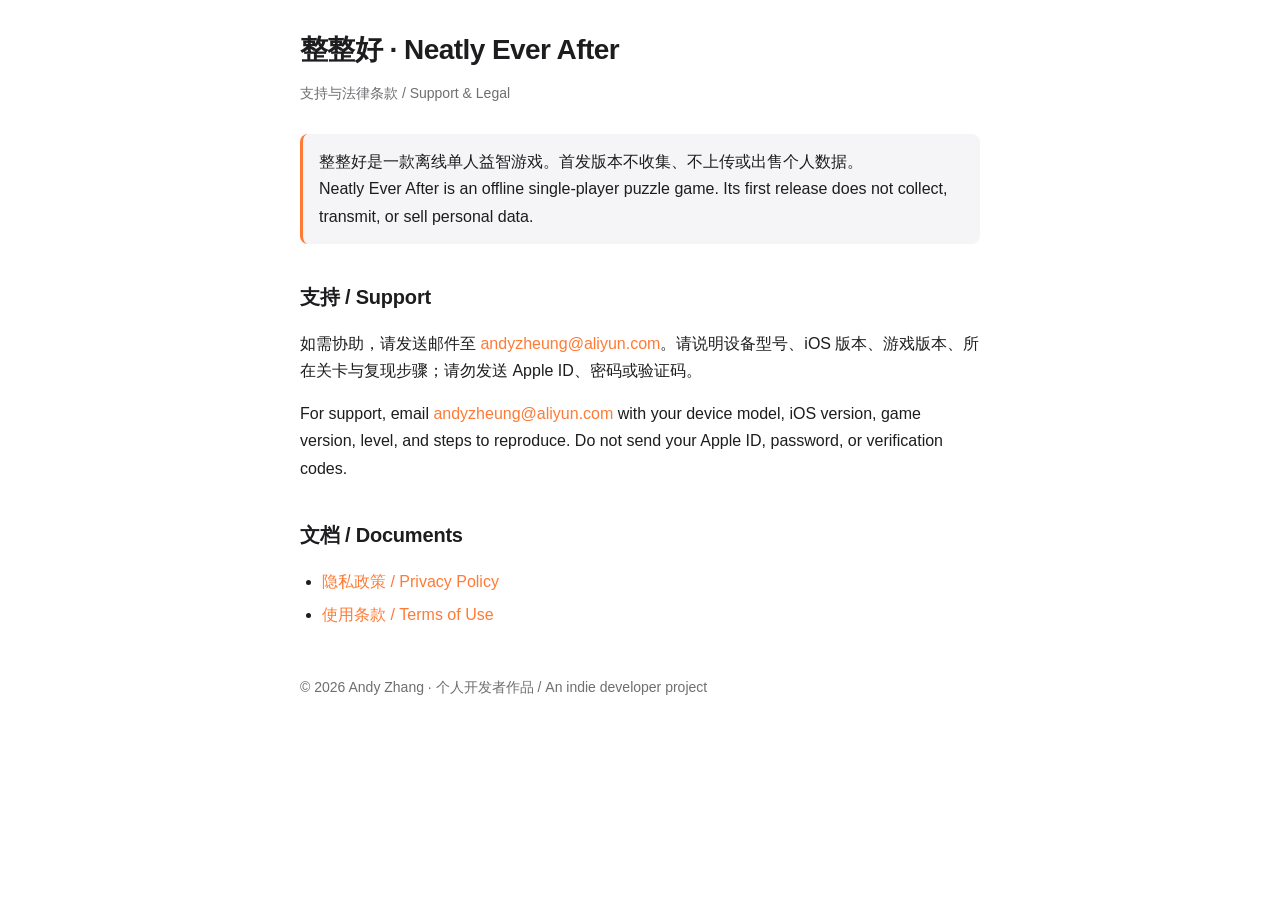
<file: index.html>
<!doctype html>
<html lang="zh-CN">
<head>
  <meta charset="utf-8">
  <meta name="viewport" content="width=device-width, initial-scale=1">
  <title>整整好 · 支持与法律条款</title>
  <link rel="stylesheet" href="style.css">
</head>
<body>
  <h1>整整好 · Neatly Ever After</h1>
  <p class="meta">支持与法律条款 / Support &amp; Legal</p>

  <div class="callout">
    <p>整整好是一款离线单人益智游戏。首发版本不收集、不上传或出售个人数据。<br>Neatly Ever After is an offline single-player puzzle game. Its first release does not collect, transmit, or sell personal data.</p>
  </div>

  <h2>支持 / Support</h2>
  <p>如需协助，请发送邮件至 <a href="mailto:andyzheung@aliyun.com">andyzheung@aliyun.com</a>。请说明设备型号、iOS 版本、游戏版本、所在关卡与复现步骤；请勿发送 Apple ID、密码或验证码。</p>
  <p>For support, email <a href="mailto:andyzheung@aliyun.com">andyzheung@aliyun.com</a> with your device model, iOS version, game version, level, and steps to reproduce. Do not send your Apple ID, password, or verification codes.</p>

  <h2>文档 / Documents</h2>
  <ul>
    <li><a href="privacy.html">隐私政策 / Privacy Policy</a></li>
    <li><a href="terms.html">使用条款 / Terms of Use</a></li>
  </ul>

  <footer>© 2026 Andy Zhang · 个人开发者作品 / An indie developer project</footer>
</body>
</html>
</file>
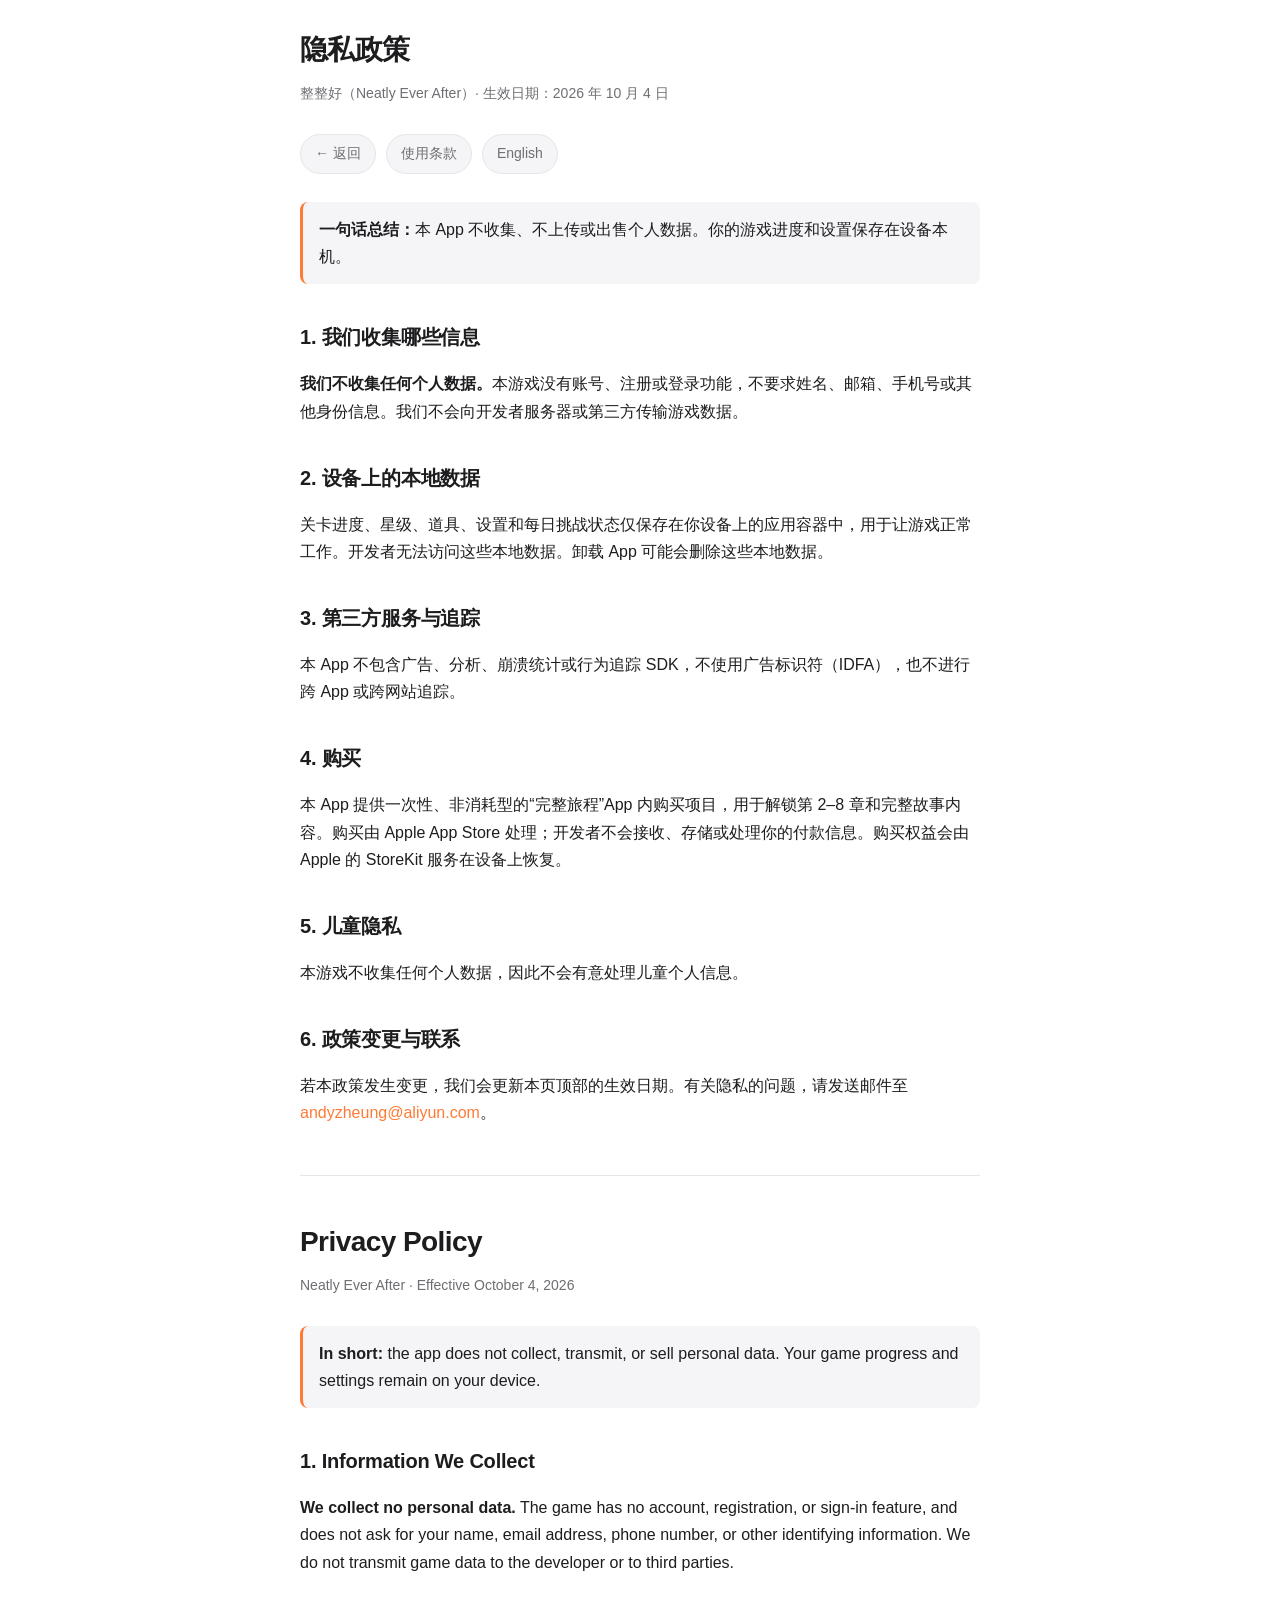
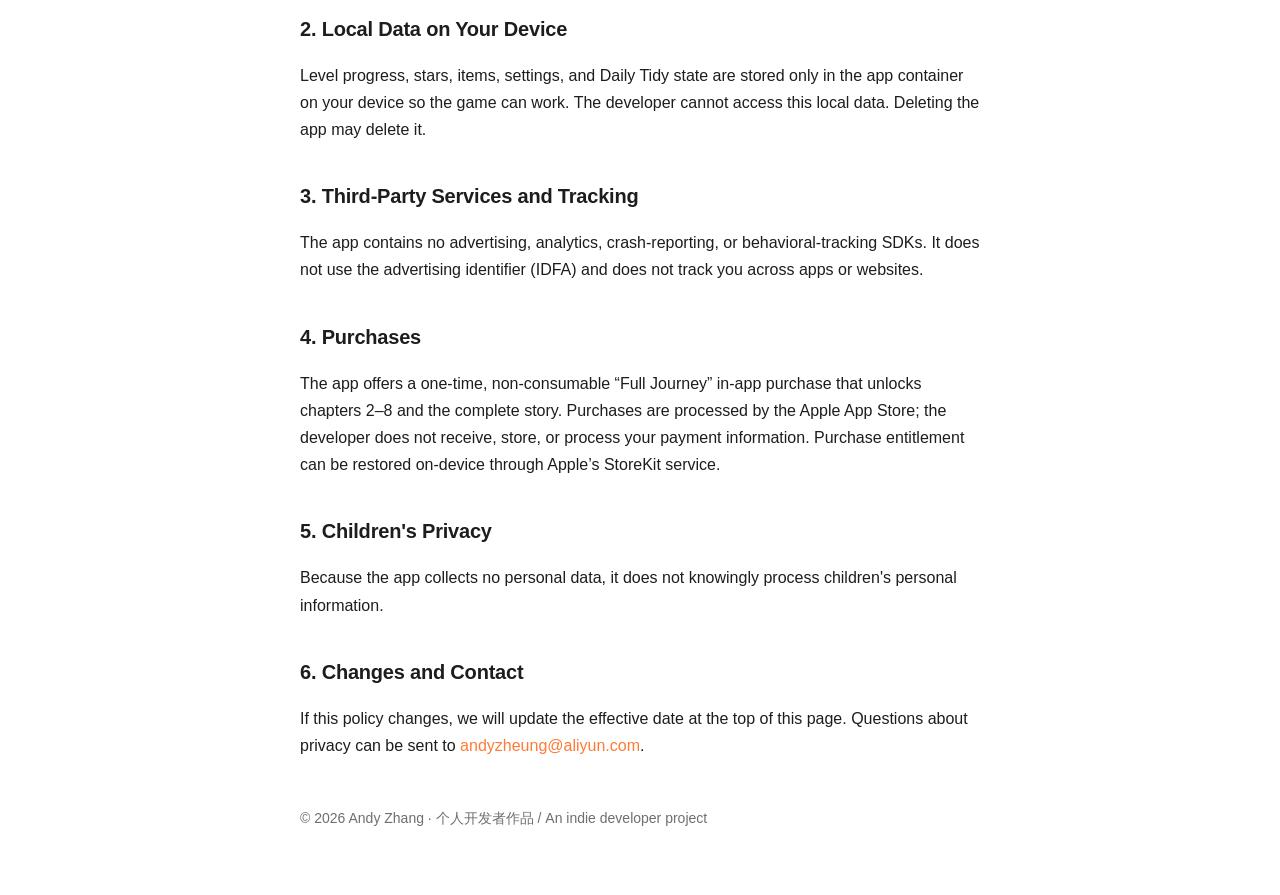
<file: privacy.html>
<!doctype html>
<html lang="zh-CN">
<head>
  <meta charset="utf-8">
  <meta name="viewport" content="width=device-width, initial-scale=1">
  <title>隐私政策 · 整整好</title>
  <link rel="stylesheet" href="style.css">
</head>
<body>
  <h1>隐私政策</h1>
  <p class="meta">整整好（Neatly Ever After）· 生效日期：2026 年 10 月 4 日</p>
  <div class="nav"><a href="index.html">← 返回</a><a href="terms.html">使用条款</a><a href="#english">English</a></div>

  <div class="callout"><p><strong>一句话总结：</strong>本 App 不收集、不上传或出售个人数据。你的游戏进度和设置保存在设备本机。</p></div>

  <h2>1. 我们收集哪些信息</h2>
  <p><strong>我们不收集任何个人数据。</strong>本游戏没有账号、注册或登录功能，不要求姓名、邮箱、手机号或其他身份信息。我们不会向开发者服务器或第三方传输游戏数据。</p>
  <h2>2. 设备上的本地数据</h2>
  <p>关卡进度、星级、道具、设置和每日挑战状态仅保存在你设备上的应用容器中，用于让游戏正常工作。开发者无法访问这些本地数据。卸载 App 可能会删除这些本地数据。</p>
  <h2>3. 第三方服务与追踪</h2>
  <p>本 App 不包含广告、分析、崩溃统计或行为追踪 SDK，不使用广告标识符（IDFA），也不进行跨 App 或跨网站追踪。</p>
  <h2>4. 购买</h2>
  <p>本 App 提供一次性、非消耗型的“完整旅程”App 内购买项目，用于解锁第 2–8 章和完整故事内容。购买由 Apple App Store 处理；开发者不会接收、存储或处理你的付款信息。购买权益会由 Apple 的 StoreKit 服务在设备上恢复。</p>
  <h2>5. 儿童隐私</h2>
  <p>本游戏不收集任何个人数据，因此不会有意处理儿童个人信息。</p>
  <h2>6. 政策变更与联系</h2>
  <p>若本政策发生变更，我们会更新本页顶部的生效日期。有关隐私的问题，请发送邮件至 <a href="mailto:andyzheung@aliyun.com">andyzheung@aliyun.com</a>。</p>

  <hr>
  <h1 id="english">Privacy Policy</h1>
  <p class="meta">Neatly Ever After · Effective October 4, 2026</p>
  <div class="callout"><p><strong>In short:</strong> the app does not collect, transmit, or sell personal data. Your game progress and settings remain on your device.</p></div>
  <h2>1. Information We Collect</h2>
  <p><strong>We collect no personal data.</strong> The game has no account, registration, or sign-in feature, and does not ask for your name, email address, phone number, or other identifying information. We do not transmit game data to the developer or to third parties.</p>
  <h2>2. Local Data on Your Device</h2>
  <p>Level progress, stars, items, settings, and Daily Tidy state are stored only in the app container on your device so the game can work. The developer cannot access this local data. Deleting the app may delete it.</p>
  <h2>3. Third-Party Services and Tracking</h2>
  <p>The app contains no advertising, analytics, crash-reporting, or behavioral-tracking SDKs. It does not use the advertising identifier (IDFA) and does not track you across apps or websites.</p>
  <h2>4. Purchases</h2>
  <p>The app offers a one-time, non-consumable “Full Journey” in-app purchase that unlocks chapters 2–8 and the complete story. Purchases are processed by the Apple App Store; the developer does not receive, store, or process your payment information. Purchase entitlement can be restored on-device through Apple’s StoreKit service.</p>
  <h2>5. Children's Privacy</h2>
  <p>Because the app collects no personal data, it does not knowingly process children's personal information.</p>
  <h2>6. Changes and Contact</h2>
  <p>If this policy changes, we will update the effective date at the top of this page. Questions about privacy can be sent to <a href="mailto:andyzheung@aliyun.com">andyzheung@aliyun.com</a>.</p>

  <footer>© 2026 Andy Zhang · 个人开发者作品 / An indie developer project</footer>
</body>
</html>
</file>
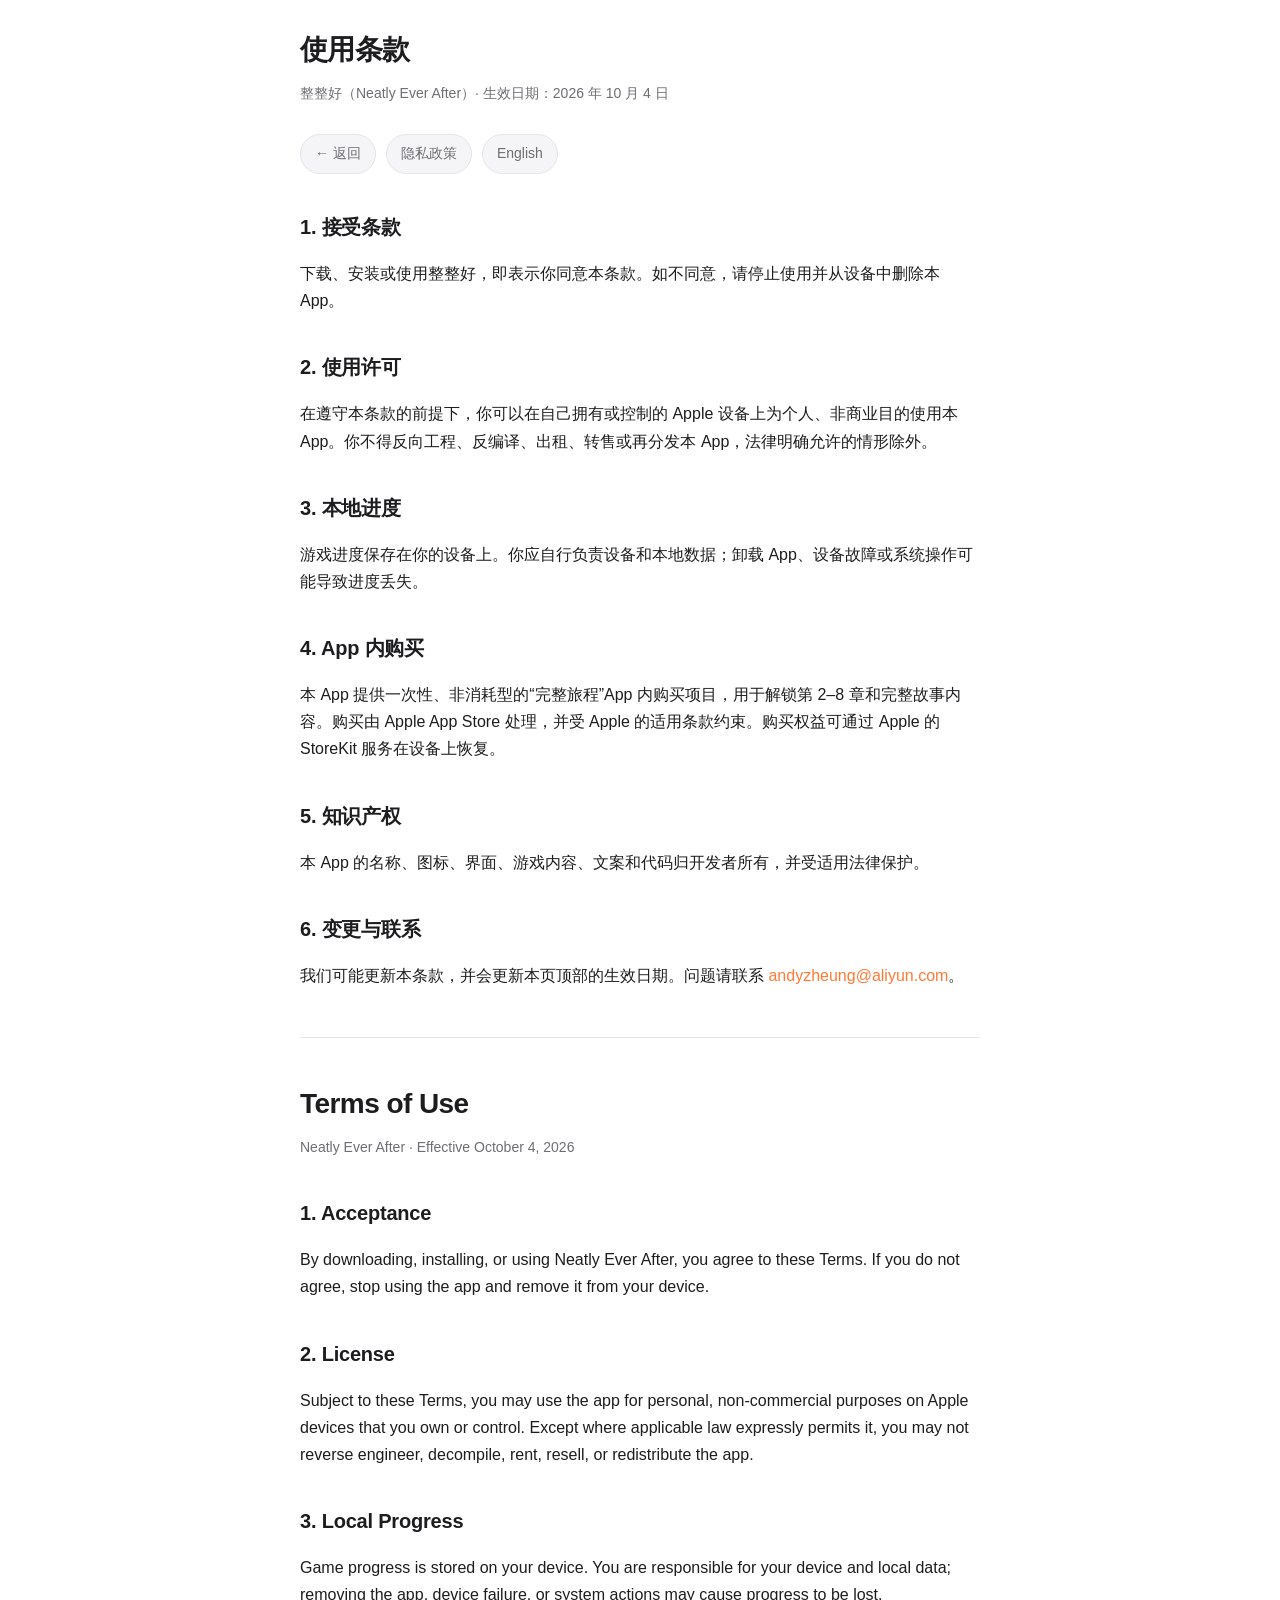
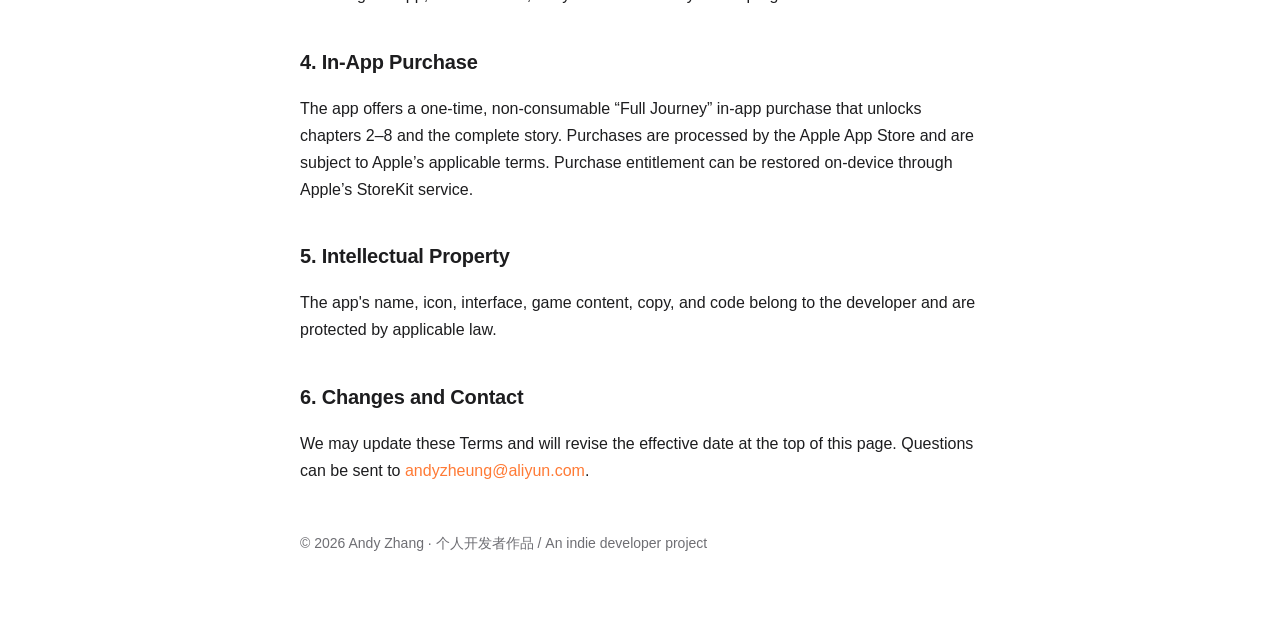
<file: terms.html>
<!doctype html>
<html lang="zh-CN">
<head>
  <meta charset="utf-8">
  <meta name="viewport" content="width=device-width, initial-scale=1">
  <title>使用条款 · 整整好</title>
  <link rel="stylesheet" href="style.css">
</head>
<body>
  <h1>使用条款</h1>
  <p class="meta">整整好（Neatly Ever After）· 生效日期：2026 年 10 月 4 日</p>
  <div class="nav"><a href="index.html">← 返回</a><a href="privacy.html">隐私政策</a><a href="#english">English</a></div>
  <h2>1. 接受条款</h2>
  <p>下载、安装或使用整整好，即表示你同意本条款。如不同意，请停止使用并从设备中删除本 App。</p>
  <h2>2. 使用许可</h2>
  <p>在遵守本条款的前提下，你可以在自己拥有或控制的 Apple 设备上为个人、非商业目的使用本 App。你不得反向工程、反编译、出租、转售或再分发本 App，法律明确允许的情形除外。</p>
  <h2>3. 本地进度</h2>
  <p>游戏进度保存在你的设备上。你应自行负责设备和本地数据；卸载 App、设备故障或系统操作可能导致进度丢失。</p>
  <h2>4. App 内购买</h2>
  <p>本 App 提供一次性、非消耗型的“完整旅程”App 内购买项目，用于解锁第 2–8 章和完整故事内容。购买由 Apple App Store 处理，并受 Apple 的适用条款约束。购买权益可通过 Apple 的 StoreKit 服务在设备上恢复。</p>
  <h2>5. 知识产权</h2>
  <p>本 App 的名称、图标、界面、游戏内容、文案和代码归开发者所有，并受适用法律保护。</p>
  <h2>6. 变更与联系</h2>
  <p>我们可能更新本条款，并会更新本页顶部的生效日期。问题请联系 <a href="mailto:andyzheung@aliyun.com">andyzheung@aliyun.com</a>。</p>
  <hr>
  <h1 id="english">Terms of Use</h1>
  <p class="meta">Neatly Ever After · Effective October 4, 2026</p>
  <h2>1. Acceptance</h2>
  <p>By downloading, installing, or using Neatly Ever After, you agree to these Terms. If you do not agree, stop using the app and remove it from your device.</p>
  <h2>2. License</h2>
  <p>Subject to these Terms, you may use the app for personal, non-commercial purposes on Apple devices that you own or control. Except where applicable law expressly permits it, you may not reverse engineer, decompile, rent, resell, or redistribute the app.</p>
  <h2>3. Local Progress</h2>
  <p>Game progress is stored on your device. You are responsible for your device and local data; removing the app, device failure, or system actions may cause progress to be lost.</p>
  <h2>4. In-App Purchase</h2>
  <p>The app offers a one-time, non-consumable “Full Journey” in-app purchase that unlocks chapters 2–8 and the complete story. Purchases are processed by the Apple App Store and are subject to Apple’s applicable terms. Purchase entitlement can be restored on-device through Apple’s StoreKit service.</p>
  <h2>5. Intellectual Property</h2>
  <p>The app's name, icon, interface, game content, copy, and code belong to the developer and are protected by applicable law.</p>
  <h2>6. Changes and Contact</h2>
  <p>We may update these Terms and will revise the effective date at the top of this page. Questions can be sent to <a href="mailto:andyzheung@aliyun.com">andyzheung@aliyun.com</a>.</p>
  <footer>© 2026 Andy Zhang · 个人开发者作品 / An indie developer project</footer>
</body>
</html>
</file>
<file: style.css>
/* Neatly Ever After legal pages: zero-dependency, mobile-first. */
:root {
  --bg: #ffffff;
  --surface: #f5f5f7;
  --text: #1d1d1f;
  --text-dim: #6e6e73;
  --border: #e5e5ea;
  --accent: #ff7a35;
}
@media (prefers-color-scheme: dark) {
  :root {
    --bg: #000000;
    --surface: #1c1c1e;
    --text: #f5f5f7;
    --text-dim: #98989d;
    --border: #38383a;
    --accent: #ff9f0a;
  }
}
* { box-sizing: border-box; }
body {
  max-width: 720px;
  margin: 0 auto;
  padding: 24px 20px 64px;
  color: var(--text);
  background: var(--bg);
  font: 16px/1.7 -apple-system, BlinkMacSystemFont, "SF Pro Text", "PingFang SC", "Helvetica Neue", Arial, sans-serif;
  -webkit-text-size-adjust: 100%;
}
h1 { margin: 8px 0 4px; font-size: 28px; line-height: 1.3; letter-spacing: -0.02em; }
h2 { margin: 36px 0 10px; font-size: 20px; letter-spacing: -0.01em; }
p, li { color: var(--text); }
ul { padding-left: 22px; }
li { margin: 6px 0; }
a { color: var(--accent); text-decoration: none; }
a:hover { text-decoration: underline; }
.meta { margin-bottom: 28px; color: var(--text-dim); font-size: 14px; }
.nav { display: flex; flex-wrap: wrap; gap: 10px; margin-bottom: 28px; }
.nav a { padding: 7px 14px; border: 1px solid var(--border); border-radius: 999px; background: var(--surface); color: var(--text-dim); font-size: 14px; }
.nav a:hover { border-color: var(--accent); color: var(--accent); text-decoration: none; }
.callout { margin: 20px 0; padding: 14px 16px; border-left: 3px solid var(--accent); border-radius: 8px; background: var(--surface); }
.callout p { margin: 0; }
hr { margin: 48px 0; border: 0; border-top: 1px solid var(--border); }
footer { margin-top: 48px; color: var(--text-dim); font-size: 14px; }
</file>
